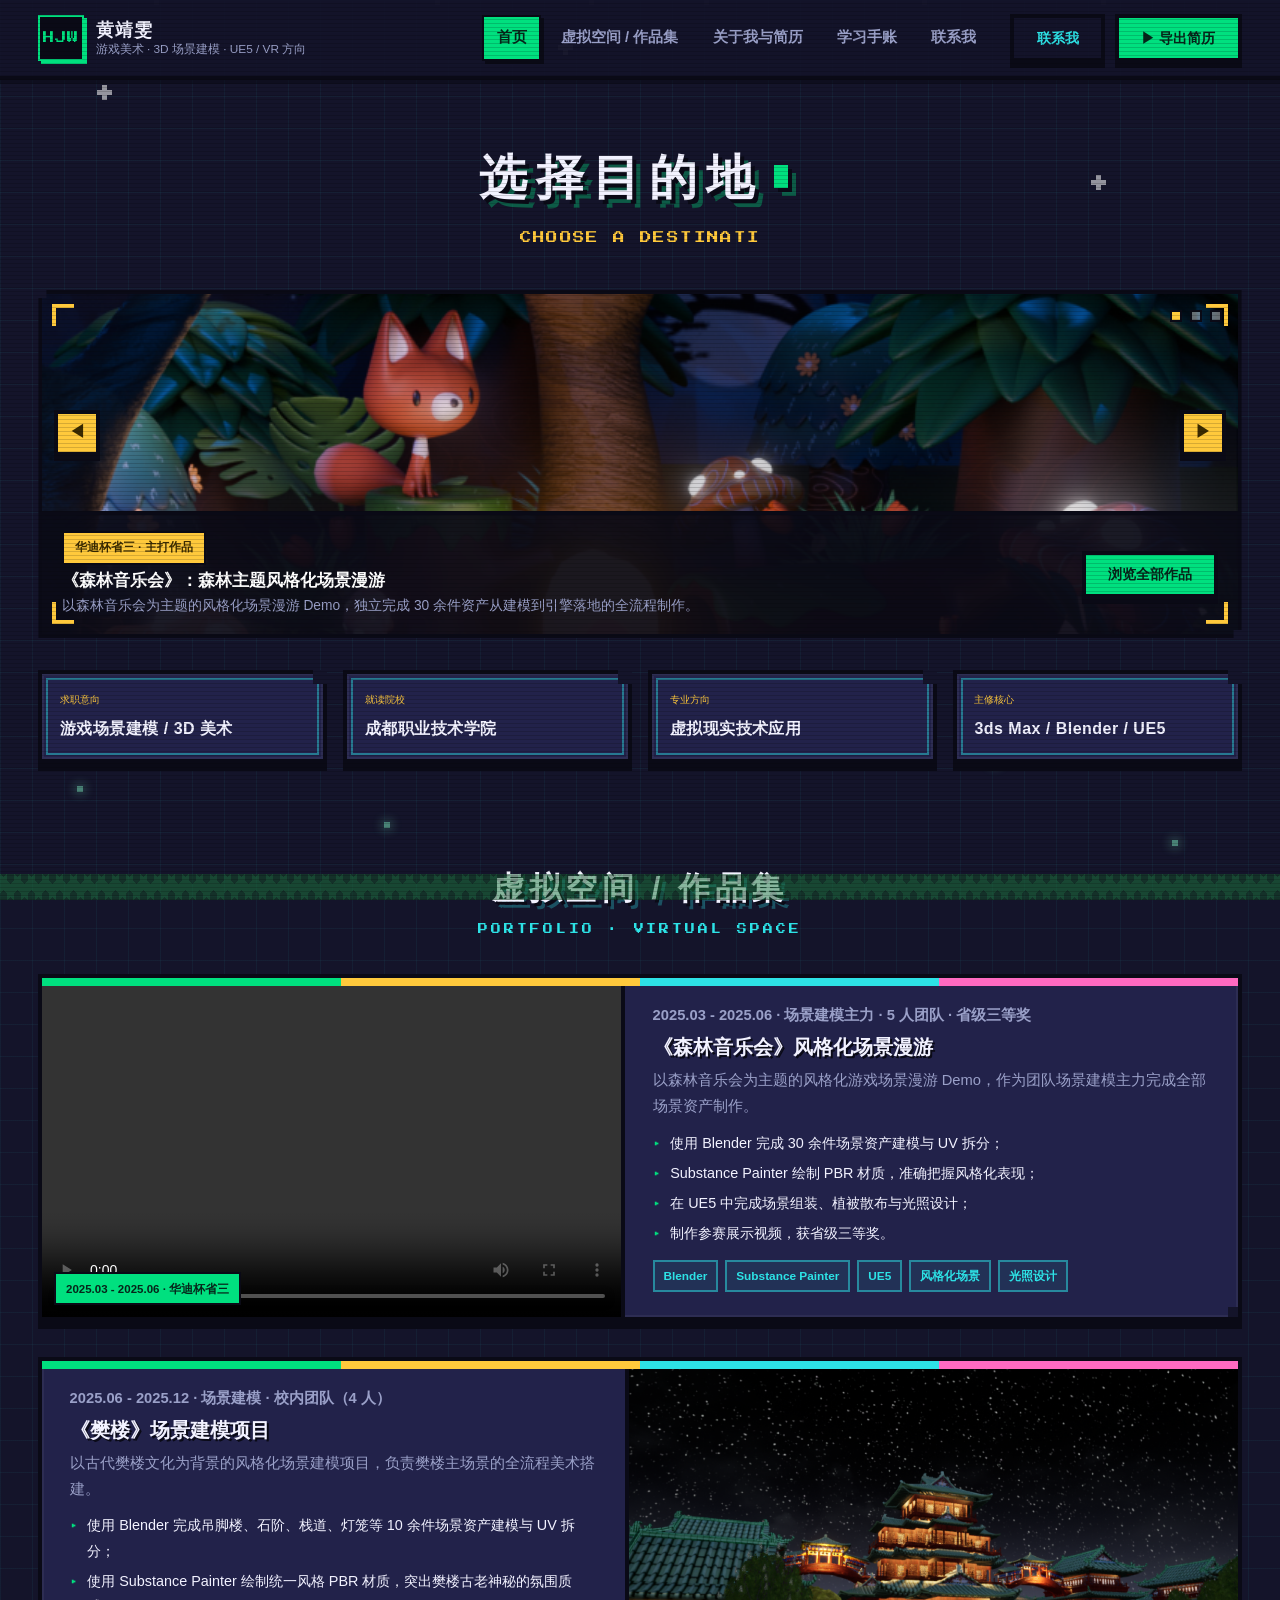
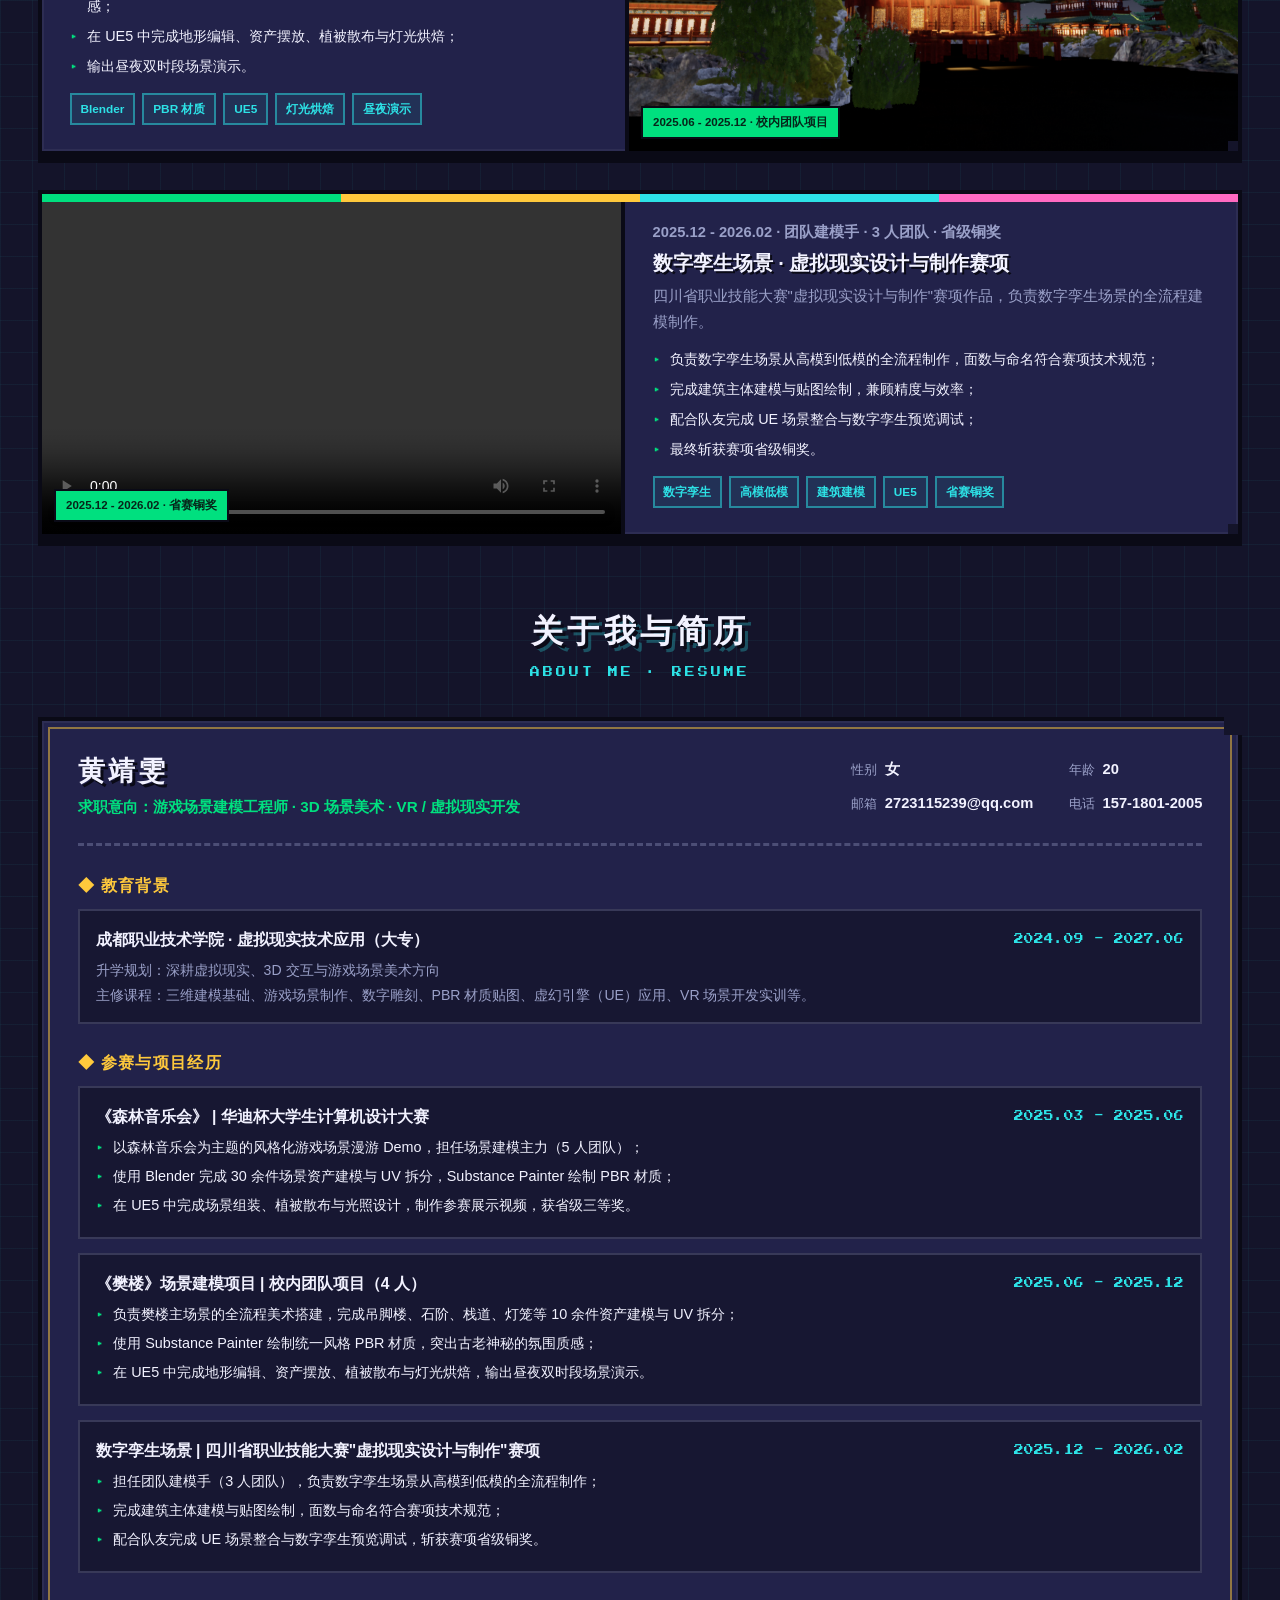
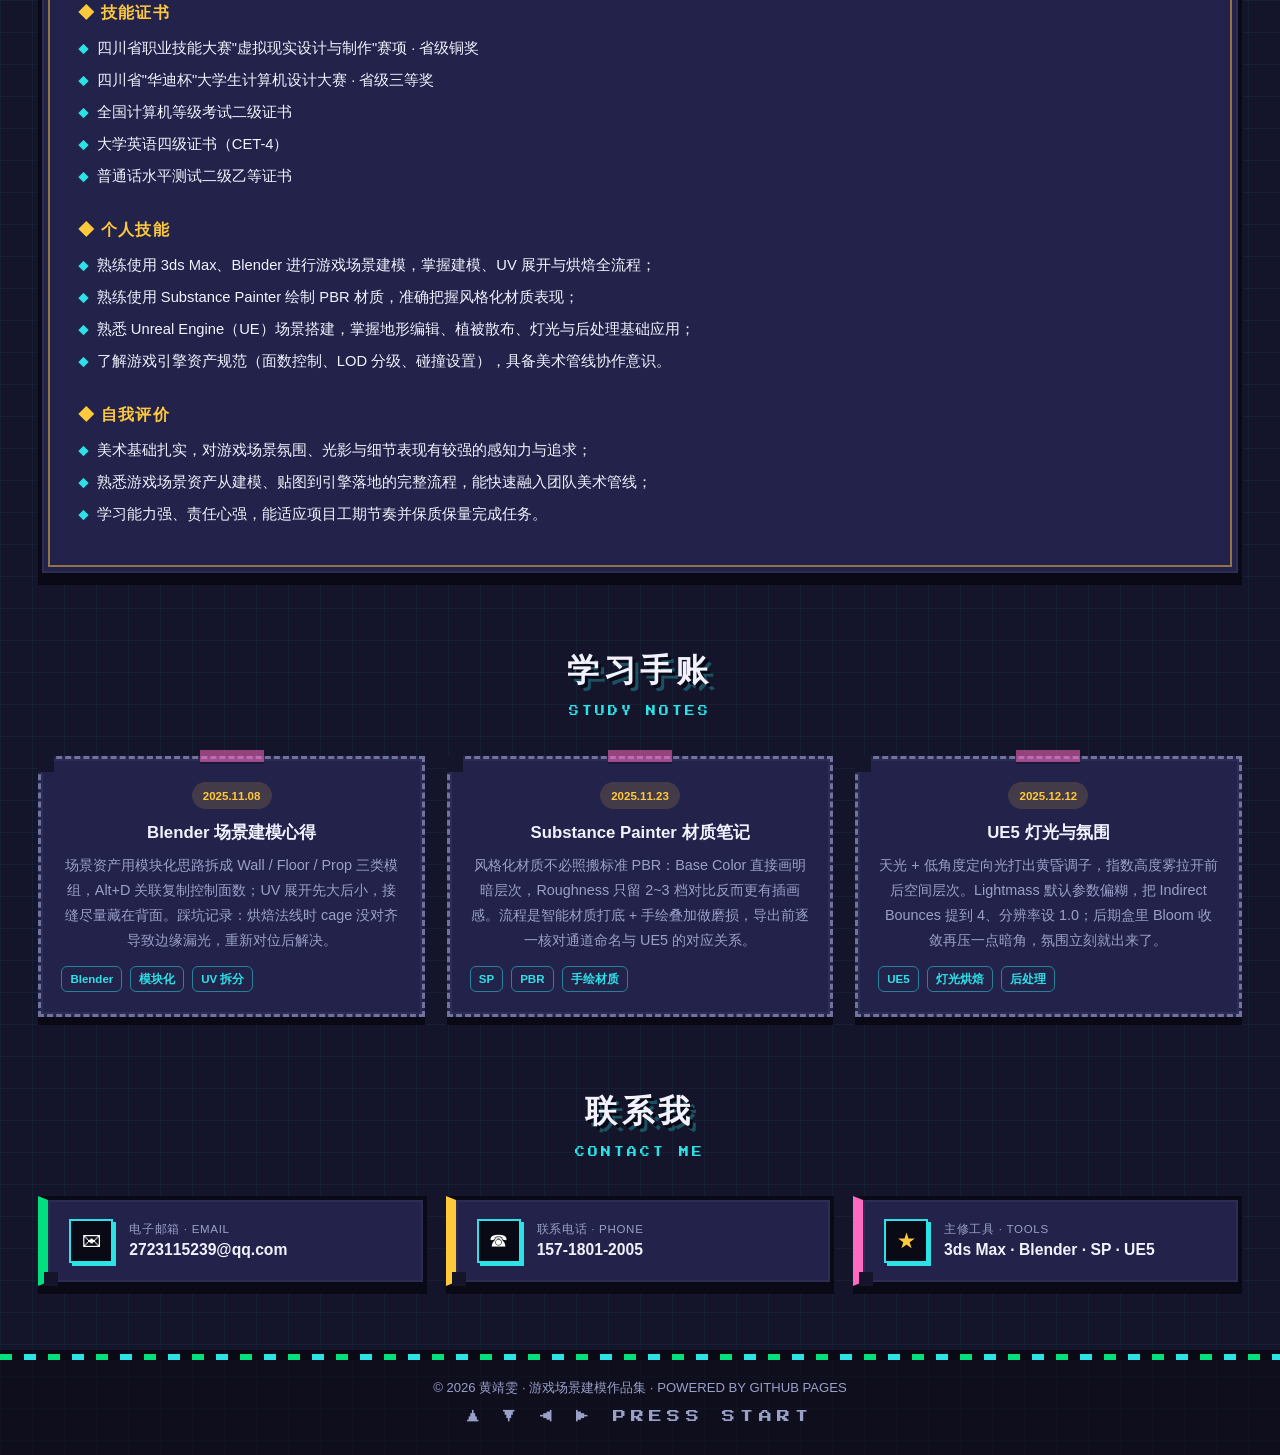
<file: index.html>
<!-- Generated by Trae Work -->
<!DOCTYPE html>
<html lang="zh-CN">
<head>
  <meta charset="UTF-8">
  <meta name="viewport" content="width=device-width, initial-scale=1">
  <title>黄靖雯 | 游戏场景建模 · 3D 场景美术 · UE5 / VR 作品集</title>
  <meta name="description" content="黄靖雯的个人作品集：成都职业技术学院虚拟现实技术应用专业，专注游戏场景建模与 3D 场景美术，熟练使用 Blender、3ds Max、Substance Painter 与 Unreal Engine 5，从建模、材质到引擎落地全流程制作。">
  <meta name="keywords" content="游戏场景建模,3D场景美术,Blender,Substance Painter,UE5,虚拟现实,数字孪生,作品集">
  <meta name="robots" content="index, follow">
  <meta property="og:type" content="website">
  <meta property="og:title" content="黄靖雯 | 游戏场景建模 · 3D 场景美术作品集">
  <meta property="og:description" content="从建模、贴图到引擎落地的完整管线，用像素的心热爱每一个场景。">
  <link rel="icon" href="data:image/svg+xml,%3Csvg xmlns='http://www.w3.org/2000/svg' viewBox='0 0 16 16'%3E%3Crect x='2' y='2' width='5' height='5' fill='%2300E07F'/%3E%3Crect x='9' y='2' width='5' height='5' fill='%23FFC93C'/%3E%3Crect x='2' y='9' width='5' height='5' fill='%232DE2E6'/%3E%3Crect x='9' y='9' width='5' height='5' fill='%23FF6AC1'/%3E%3C/svg%3E">
  <link rel="preconnect" href="https://fonts.googleapis.com">
  <link rel="preconnect" href="https://fonts.gstatic.com" crossorigin>
  <link href="https://fonts.googleapis.com/css2?family=Press+Start+2P&display=swap" rel="stylesheet">
  <style>
/* =========================================================
   黄靖雯 · 游戏场景建模作品集 — 像素电子游戏风格
   设计语言：8-bit 深夜蓝底 × 电光绿/金/青，阶梯像素边框，扫描线 CRT
   ========================================================= */

/* ---------- Tokens ---------- */
:root {
  --bg: #14142a;
  --bg2: #1c1c38;
  --card: #22224a;
  --ink: #f2f2ff;
  --muted: #9aa0c8;
  --pixel-line: #0a0a16;
  --green: #00e07f;
  --gold: #ffc93c;
  --cyan: #2de2e6;
  --pink: #ff6ac1;
  --red: #ff5a5a;
  --px: 4px;
  --font: "PingFang SC", "Hiragino Sans GB", "Microsoft YaHei", sans-serif;
  --font-pixel: "Press Start 2P", "Courier New", monospace;
}

/* ---------- Reset ---------- */
*, *::before, *::after { box-sizing: border-box; margin: 0; padding: 0; }
html { scroll-behavior: smooth; scroll-padding-top: 96px; }
body {
  font-family: var(--font);
  background: var(--bg);
  color: var(--ink);
  line-height: 1.75;
  font-size: 16px;
  overflow-x: hidden;
  background-image:
    linear-gradient(rgba(45,226,230,.05) 1px, transparent 1px),
    linear-gradient(90deg, rgba(45,226,230,.05) 1px, transparent 1px);
  background-size: 32px 32px;
}
img { max-width: 100%; display: block; }
a { color: inherit; text-decoration: none; }
ul, ol { list-style: none; }
button { font-family: inherit; cursor: pointer; border: none; background: none; color: inherit; }
h1, h2, h3, h4 { line-height: 1.3; font-weight: 800; }
::selection { background: var(--green); color: #08131a; }

/* CRT 扫描线 */
.scanlines {
  position: fixed; inset: 0; z-index: 99; pointer-events: none;
  background: repeating-linear-gradient(0deg, rgba(0,0,0,.16) 0 1px, transparent 1px 4px);
  mix-blend-mode: multiply;
}

/* ---------- 像素盒 ---------- */
.pixel-box {
  background: var(--card);
  border: var(--px) solid var(--pixel-line);
  box-shadow: 0 8px 0 var(--pixel-line), inset 0 0 0 2px rgba(255,255,255,.05);
}

/* ---------- 按钮 ---------- */
.btn {
  display: inline-flex; align-items: center; justify-content: center; gap: .5rem;
  padding: .78rem 1.4rem; border-radius: 0;
  font-size: .9rem; font-weight: 800; line-height: 1; white-space: nowrap;
  border: var(--px) solid var(--pixel-line);
  box-shadow: 0 6px 0 var(--pixel-line);
  transition: transform .08s steps(2), box-shadow .08s steps(2);
  user-select: none;
}
.btn:active { transform: translateY(6px); box-shadow: 0 0 0 var(--pixel-line); }
.btn-primary { background: var(--green); color: #06251a; }
.btn-primary:hover { background: #00f28a; }
.btn-line { background: transparent; color: var(--cyan); box-shadow: 0 6px 0 var(--pixel-line); }
.btn-line:hover { background: rgba(45,226,230,.12); }

/* ---------- 页眉 ---------- */
.site-header {
  position: sticky; top: 0; z-index: 50;
  background: rgba(20,20,42,.96);
  border-bottom: var(--px) solid var(--pixel-line);
  box-shadow: 0 4px 0 rgba(10,10,22,.55);
}
.nav-wrap {
  width: min(1240px, 94%); margin: 0 auto;
  display: flex; align-items: center; gap: 1.2rem;
  min-height: 76px; flex-wrap: wrap; padding: .5rem 0;
}
.brand { display: inline-flex; align-items: center; gap: .7rem; }
.avatar {
  display: inline-flex; align-items: center; justify-content: center;
  width: 46px; height: 46px; flex: none;
  background: var(--pixel-line); color: var(--green);
  border: 2px solid var(--green);
  box-shadow: 3px 3px 0 var(--green);
  font-family: var(--font-pixel); font-size: .7rem; letter-spacing: 1px;
}
.brand-text { display: flex; flex-direction: column; line-height: 1.3; }
.brand-text strong { font-size: 1.1rem; letter-spacing: .06em; }
.brand-text small { color: var(--muted); font-size: .74rem; }
.nav-links { display: flex; gap: .3rem; margin-left: auto; }
.nav-links a {
  padding: .5rem .8rem; font-size: .92rem; font-weight: 700; color: var(--muted);
  border: 2px solid transparent;
}
.nav-links a:hover { color: var(--ink); }
.nav-links a.active {
  color: #06251a; background: var(--green);
  border-color: var(--pixel-line);
  box-shadow: 3px 3px 0 var(--pixel-line);
}
.nav-cta { display: flex; gap: .6rem; }
.nav-toggle { display: none; width: 44px; height: 40px; flex-direction: column; justify-content: center; align-items: center; gap: 5px; border: 2px solid var(--muted); }
.nav-toggle span { width: 20px; height: 3px; background: var(--ink); }
.mobile-menu { display: none; flex-direction: column; gap: .5rem; padding: .8rem 4% 1rem; border-top: 2px dashed var(--muted); }
.mobile-menu a { padding: .6rem .2rem; font-weight: 700; border-bottom: 1px dashed rgba(154,160,200,.3); }
.mobile-menu .btn { align-self: flex-start; margin-top: .4rem; }
.mobile-menu.open { display: flex; }

/* ---------- 首页 ---------- */
.hero { width: min(1240px, 94%); margin: 0 auto; padding: 4.2rem 0 3rem; text-align: center; }
.hero-title {
  font-size: clamp(1.8rem, 4.6vw, 3rem); letter-spacing: .18em;
  text-shadow: 4px 4px 0 var(--pixel-line), 8px 8px 0 rgba(0,224,127,.35);
}
.cursor { color: var(--green); animation: blink 1s steps(1) infinite; margin-left: 6px; }
@keyframes blink { 50% { opacity: 0; } }
.hero-sub { margin: 1.1rem 0 2.2rem; color: var(--gold); font-family: var(--font-pixel); font-size: clamp(.58rem, 1.4vw, .72rem); letter-spacing: .12em; line-height: 1.9; min-height: 2.4em; }

/* 轮播 */
.carousel { position: relative; overflow: hidden; text-align: left; }
.slides { display: flex; transition: transform .45s steps(10); }
.slide { min-width: 100%; position: relative; }

/* ---- 轮播图（真实渲染图，固定高度，移动端转 16:9 比例） ---- */
.slide-img { display: block; width: 100%; height: 340px; object-fit: cover; background: #0c0c18; }
@keyframes twinkle { 50% { opacity: .25; } }

/* 轮播文案 */
.caption {
  position: absolute; inset: auto 0 0 0;
  background: rgba(10,10,22,.92); border-top: var(--px) solid var(--pixel-line);
  padding: 1rem 1.2rem; display: flex; align-items: center; justify-content: space-between; gap: 1rem;
}
.caption h3 { font-size: 1.05rem; margin: .3rem 0 .15rem; color: #fff; }
.caption p { color: var(--muted); font-size: .86rem; max-width: 640px; }
.tag { display: inline-block; padding: .3rem .7rem; background: var(--gold); color: #3a2a00; font-size: .74rem; font-weight: 800; border: 2px solid var(--pixel-line); }
.car-btn {
  position: absolute; top: 34%; z-index: 5;
  width: 46px; height: 46px; background: var(--gold); color: #3a2a00;
  border: var(--px) solid var(--pixel-line); box-shadow: 0 5px 0 var(--pixel-line);
  font-size: 1rem; font-weight: 800;
}
.car-btn:active { transform: translateY(5px); box-shadow: none; }
.car-btn.prev { left: 12px; }
.car-btn.next { right: 12px; }
.dots { position: absolute; top: 16px; right: 16px; display: flex; gap: 8px; z-index: 5; }
.dots button { width: 12px; height: 12px; background: rgba(255,255,255,.4); border: 2px solid var(--pixel-line); }
.dots button.on { background: var(--gold); }

/* 信息卡 */
.quick-facts { display: grid; grid-template-columns: repeat(4, 1fr); gap: 1rem; margin-top: 2rem; }
.fact { padding: 1rem 1.1rem; text-align: left; }
.fact small { display: block; color: var(--gold); font-family: var(--font-pixel); font-size: .6rem; margin-bottom: .5rem; }
.fact strong { font-size: 1rem; letter-spacing: .03em; }

/* ---------- 通用区块 ---------- */
.section { width: min(1240px, 94%); margin: 0 auto; padding: 3.6rem 0 1rem; text-align: center; }
.sec-title { font-size: clamp(1.4rem, 3vw, 2rem); letter-spacing: .14em; text-shadow: 3px 3px 0 var(--pixel-line), 6px 6px 0 rgba(45,226,230,.3); }
.sec-sub { margin: .7rem 0 2.2rem; color: var(--cyan); font-family: var(--font-pixel); font-size: .62rem; letter-spacing: .3em; }

/* ---------- 作品集 ---------- */
.work-list { display: flex; flex-direction: column; gap: 2.2rem; text-align: left; }
.work-card { display: grid; grid-template-columns: 1fr 1.05fr; overflow: hidden; }
.work-card.rev .work-media { order: 2; }
.work-media { position: relative; border-right: var(--px) solid var(--pixel-line); }
.work-card.rev .work-media { border-right: none; border-left: var(--px) solid var(--pixel-line); }
.work-badge { position: absolute; left: 12px; bottom: 12px; background: var(--green); color: #06251a; font-size: .72rem; font-weight: 800; padding: .28rem .6rem; border: 2px solid var(--pixel-line); }
.work-body { padding: 1.6rem 1.7rem; }
.work-meta { color: var(--gold); font-size: .8rem; font-weight: 700; margin-bottom: .3rem; }
.work-body h3 { font-size: 1.25rem; margin-bottom: .5rem; text-shadow: 2px 2px 0 var(--pixel-line); }
.work-body > p { color: var(--muted); font-size: .92rem; }
.work-body ul { margin: .7rem 0 .9rem; }
.work-body li { position: relative; padding-left: 1.1rem; font-size: .9rem; color: var(--ink); margin-bottom: .3rem; }
.work-body li::before { content: "▸"; position: absolute; left: 0; color: var(--green); }
.tags { display: flex; flex-wrap: wrap; gap: .45rem; }
.tags span { padding: .22rem .55rem; font-size: .74rem; font-weight: 700; color: var(--cyan); border: 2px solid rgba(45,226,230,.5); background: rgba(45,226,230,.08); }

/* ---------- 简历 ---------- */
.resume-card { text-align: left; padding: 2rem 2.2rem 2.4rem; }
.resume-head { display: flex; flex-wrap: wrap; justify-content: space-between; gap: 1.4rem; padding-bottom: 1.4rem; border-bottom: 3px dashed rgba(154,160,200,.35); }
.resume-name { font-size: 1.7rem; letter-spacing: .12em; text-shadow: 3px 3px 0 var(--pixel-line); }
.resume-intent { color: var(--green); font-weight: 700; margin-top: .4rem; font-size: .95rem; }
.resume-info { display: grid; grid-template-columns: repeat(2, auto); gap: .5rem 2.2rem; align-content: center; }
.resume-info div { display: flex; gap: .5rem; align-items: baseline; }
.resume-info dt { color: var(--muted); font-size: .82rem; flex: none; }
.resume-info dd, .resume-info a { font-weight: 700; font-size: .92rem; }
.resume-info a:hover { color: var(--cyan); }
.r-block { margin-top: 1.8rem; }
.r-block h4 { color: var(--gold); font-size: 1.02rem; letter-spacing: .08em; margin-bottom: .8rem; }
.r-item { padding: .9rem 1rem; background: rgba(10,10,22,.45); border: 2px solid rgba(154,160,200,.25); margin-bottom: .9rem; }
.r-line { display: flex; justify-content: space-between; flex-wrap: wrap; gap: .4rem; margin-bottom: .3rem; }
.r-line strong { font-size: .98rem; }
.r-line time { color: var(--cyan); font-family: var(--font-pixel); font-size: .6rem; align-self: center; }
.r-note { color: var(--muted); font-size: .88rem; }
.r-item ul { margin-top: .2rem; }
.r-item li { position: relative; padding-left: 1.1rem; font-size: .9rem; color: var(--ink); margin-bottom: .25rem; }
.r-item li::before { content: "▸"; position: absolute; left: 0; color: var(--green); }
.r-certs li { position: relative; padding-left: 1.2rem; font-size: .92rem; margin-bottom: .4rem; }
.r-certs li::before { content: "◆"; position: absolute; left: 0; color: var(--cyan); font-size: .7rem; top: .35em; }

/* ---------- 学习手账 ---------- */
.notes-card { border: 3px dashed rgba(45,226,230,.55); background: rgba(45,226,230,.04); padding: 3rem 1.5rem; }
.pixel-book { width: 40px; height: 34px; margin: 0 auto 1.2rem; position: relative; background: var(--pink); border: 3px solid var(--pixel-line); box-shadow: 6px 6px 0 var(--pixel-line); }
.pixel-book i { position: absolute; top: -10px; width: 10px; height: 10px; background: var(--cyan); border: 2px solid var(--pixel-line); }
.pixel-book i:nth-child(1) { left: 2px; background: var(--green); }
.pixel-book i:nth-child(2) { left: 15px; background: var(--gold); }
.pixel-book i:nth-child(3) { left: 28px; background: var(--pink); }
.notes-card h3 { font-size: 1.1rem; margin-bottom: .5rem; }
.notes-card p { color: var(--muted); font-size: .9rem; max-width: 560px; margin: 0 auto; }

/* ---------- 联系我 ---------- */
.contact-grid { display: grid; grid-template-columns: repeat(3, 1fr); gap: 1.2rem; }
.contact-card { position: relative; display: flex; align-items: center; gap: 1rem; padding: 1.2rem 1.3rem; text-align: left; transition: transform .1s steps(2); }
a.contact-card:hover { transform: translate(-2px, -2px); box-shadow: 0 10px 0 var(--pixel-line); }

/* 联系卡复制成功提示 */
.copy-toast { position: absolute; top: 8px; right: 10px; z-index: 6; background: var(--green); color: #06251a; font-size: .68rem; font-weight: 800; padding: .18rem .5rem; border: 2px solid var(--pixel-line); box-shadow: 2px 2px 0 var(--pixel-line); opacity: 0; transform: translateY(-4px); transition: opacity .15s steps(2), transform .15s steps(2); pointer-events: none; }
.copy-toast.show { opacity: 1; transform: translateY(0); }
.c-icon { width: 44px; height: 44px; flex: none; display: inline-flex; align-items: center; justify-content: center; background: var(--pixel-line); color: #fff; font-size: 1.2rem; border: 2px solid var(--cyan); box-shadow: 3px 3px 0 var(--cyan); }
.i-mail::before { content: "✉"; }
.i-phone::before { content: "☎"; }
.i-tools::before { content: "★"; color: var(--gold); }
.c-text { display: flex; flex-direction: column; line-height: 1.5; min-width: 0; }
.c-text small { color: var(--muted); font-size: .72rem; letter-spacing: .06em; }
.c-text strong { font-size: .98rem; word-break: break-all; }

/* ---------- 页脚 ---------- */
.site-footer { margin-top: 3rem; border-top: var(--px) solid var(--pixel-line); background: rgba(10,10,22,.6); padding: 1.4rem 4% 1.6rem; text-align: center; }
.site-footer p { color: var(--muted); font-size: .82rem; }
.foot-keys { margin-top: .4rem; color: var(--gold); font-family: var(--font-pixel); font-size: .55rem; letter-spacing: .4em; animation: twinkle 2.4s steps(2) infinite; }

/* ---------- 响应式 ---------- */
@media (max-width: 980px) {
  .nav-links, .nav-cta { display: none; }
  .nav-toggle { display: flex; }
  .quick-facts { grid-template-columns: repeat(2, 1fr); }
  .work-card { grid-template-columns: 1fr; }
  .work-card.rev .work-media { order: 0; border-left: none; border-bottom: var(--px) solid var(--pixel-line); }
  .work-media { border-right: none; border-bottom: var(--px) solid var(--pixel-line); aspect-ratio: 16 / 9; }
  .contact-grid { grid-template-columns: 1fr; }
  .resume-card { padding: 1.5rem 1.2rem 1.8rem; }
  .resume-info { grid-template-columns: 1fr; }
  .notes-grid { grid-template-columns: 1fr; gap: 16px; }
  .slide-img { height: auto; aspect-ratio: 16 / 9; }
}
@media (max-width: 560px) {
  .quick-facts { grid-template-columns: 1fr; }
  .caption { position: static; flex-direction: column; align-items: flex-start; }
  .hero { padding: 2.4rem 0 1.8rem; }
  .hero-title { letter-spacing: .06em; }
  .sec-title { letter-spacing: .08em; }
  .section { padding: 2.6rem 0 .8rem; }
  .car-btn { top: 24%; }
  .car-btn.prev { left: 8px; }
  .car-btn.next { right: 8px; }
  .r-line time { align-self: flex-start; }
}

/* ---------- 动态背景装饰（纯视觉：z 0 在正文之下，整层禁点击） ---------- */
.bg-fx { position: fixed; inset: 0; z-index: 0; pointer-events: none; overflow: hidden; }
.bg-fx i, .bg-fx div { position: absolute; display: block; }

.bf-cloud { width: 34px; height: 12px; background: rgba(238,247,255,.12); box-shadow: 34px -10px 0 6px rgba(238,247,255,.12), 14px -17px 0 8px rgba(238,247,255,.12); animation: bfdrift linear infinite; }
.bf-cloud.c1 { top: 14%; left: -160px; animation-duration: 55s; }
.bf-cloud.c2 { top: 30%; left: -160px; transform: scale(.65); animation-duration: 78s; animation-delay: -30s; }
.bf-cloud.c3 { top: 6%; left: -160px; transform: scale(1.3); animation-duration: 66s; animation-delay: -48s; }
@keyframes bfdrift { from { left: -160px; } to { left: 105%; } }

.bf-star { width: 5px; height: 5px; background: rgba(255,255,255,.55); box-shadow: 5px 0 0 rgba(255,255,255,.55), -5px 0 0 rgba(255,255,255,.55), 0 5px 0 rgba(255,255,255,.55), 0 -5px 0 rgba(255,255,255,.55); animation: bftw 2.4s steps(2) infinite; }
.bf-star.s1 { top: 10%; left: 8%; }
.bf-star.s2 { top: 20%; right: 14%; animation-delay: .4s; }
.bf-star.s3 { top: 42%; left: 4%; animation-delay: .9s; }
.bf-star.s4 { top: 55%; right: 5%; animation-delay: 1.3s; }
.bf-star.s5 { top: 5%; left: 44%; animation-delay: 1.7s; }
.bf-star.s6 { top: 68%; left: 88%; animation-delay: .7s; }
@keyframes bftw { 50% { opacity: .2; } }

.bf-meteor { top: 3%; right: -80px; width: 64px; height: 3px; background: linear-gradient(270deg, rgba(255,255,255,.85), transparent); transform: rotate(-30deg); opacity: 0; animation: bfshoot 11s linear infinite; animation-delay: 4s; }
@keyframes bfshoot { 0% { opacity: 0; } 1.5% { opacity: 1; } 5% { transform: rotate(-30deg) translateX(-70vw); opacity: 0; } 100% { opacity: 0; } }

.bf-fly { width: 6px; height: 6px; background: #7ef0c2; box-shadow: 0 0 10px 3px rgba(126,240,194,.4); opacity: .5; animation: bffloat 6s ease-in-out infinite alternate, bfglow 2.2s steps(3) infinite; }
.bf-fly.f1 { bottom: 12%; left: 6%; }
.bf-fly.f2 { bottom: 8%; left: 30%; animation-duration: 7.5s, 2.8s; animation-delay: -2s, .5s; }
.bf-fly.f3 { bottom: 15%; right: 22%; animation-duration: 5.4s, 2s; animation-delay: -3.5s, 1s; }
.bf-fly.f4 { bottom: 6%; right: 8%; animation-duration: 8s, 2.6s; animation-delay: -1s, .2s; }
.bf-fly.f5 { bottom: 18%; left: 60%; animation-duration: 6.8s, 2.4s; animation-delay: -4s, .8s; }
@keyframes bffloat { to { transform: translateY(-34px); } }
@keyframes bfglow { 50% { opacity: .15; } }

.bf-mote { width: 5px; height: 5px; background: rgba(200,220,255,.15); animation: bffall linear infinite; }
.bf-mote.m1 { left: 12%; animation-duration: 18s; }
.bf-mote.m2 { left: 34%; animation-duration: 24s; animation-delay: -6s; }
.bf-mote.m3 { left: 55%; animation-duration: 16s; animation-delay: -11s; }
.bf-mote.m4 { left: 72%; animation-duration: 26s; animation-delay: -3s; }
.bf-mote.m5 { left: 86%; animation-duration: 20s; animation-delay: -14s; }
.bf-mote.m6 { left: 46%; animation-duration: 22s; animation-delay: -18s; }
@keyframes bffall { from { top: -4%; } to { top: 104%; } }

.bf-grass { left: 0; right: 0; bottom: 0; height: 26px; background:
  linear-gradient(45deg, transparent 33%, #1c7a3d 33% 66%, transparent 66%) 0 0/14px 100%,
  linear-gradient(-45deg, transparent 33%, #1c7a3d 33% 66%, transparent 66%) 7px 0/14px 100%,
  #144f28; opacity: .5; }

@media (prefers-reduced-motion: reduce) {
  .bg-fx i { animation: none !important; }
}

/* ---------- 作品媒体与学习手账 ---------- */
.work-media video.media-real,
.work-media img.media-real { width: 100%; height: 100%; object-fit: cover; display: block; background: #0c0c18; }

.notes-grid { display: grid; grid-template-columns: repeat(3, 1fr); gap: 22px; }
.note-card { padding: 22px 20px; }
.note-date { display: inline-block; font-size: .72rem; font-weight: 700; color: var(--gold); background: rgba(255,201,60,.15); padding: .22rem .7rem; border-radius: 999px; margin-bottom: .8rem; }
.note-card h3 { font-size: 1.05rem; margin-bottom: .55rem; }
.note-card p { font-size: .9rem; color: var(--muted); }
.note-tags { display: flex; gap: 8px; margin-top: 12px; flex-wrap: wrap; }
.note-tags i { font-style: normal; font-size: .72rem; font-weight: 700; color: var(--cyan); border: 1px solid rgba(45,226,230,.5); border-radius: 6px; padding: .14rem .5rem; }

/* ---------- 板块边框装饰（各板块不同像素边框语言） ---------- */
/* 信息卡：RPG 对话框双层内衬 */
.fact { position: relative; }
.fact::before { content: ""; position: absolute; inset: 4px; border: 2px solid rgba(45,226,230,.45); pointer-events: none; }

/* 轮播：四角金色取景角标 */
.carousel::before {
  content: ""; position: absolute; inset: 10px; z-index: 6; pointer-events: none;
  background:
    linear-gradient(var(--gold), var(--gold)) 0 0 / 22px 4px no-repeat,
    linear-gradient(var(--gold), var(--gold)) 0 0 / 4px 22px no-repeat,
    linear-gradient(var(--gold), var(--gold)) 100% 0 / 22px 4px no-repeat,
    linear-gradient(var(--gold), var(--gold)) 100% 0 / 4px 22px no-repeat,
    linear-gradient(var(--gold), var(--gold)) 0 100% / 22px 4px no-repeat,
    linear-gradient(var(--gold), var(--gold)) 0 100% / 4px 22px no-repeat,
    linear-gradient(var(--gold), var(--gold)) 100% 100% / 22px 4px no-repeat,
    linear-gradient(var(--gold), var(--gold)) 100% 100% / 4px 22px no-repeat;
}

/* 作品卡：顶部四色分段像素条（卡带标签） */
.work-card { position: relative; }
.work-card::before { content: ""; position: absolute; top: 0; left: 0; right: 0; height: 8px; z-index: 3;
  background: linear-gradient(90deg, var(--green) 0 25%, var(--gold) 0 50%, var(--cyan) 0 75%, var(--pink) 0 100%); }

/* 简历卡：证书金色内衬线框 */
.resume-card { position: relative; }
.resume-card::before { content: ""; position: absolute; inset: 6px; border: 2px solid rgba(255,201,60,.5); pointer-events: none; }

/* 手账卡：缝线虚线边 + 顶部像素胶带 */
.note-card { position: relative; border-style: dashed; border-width: 3px; border-color: rgba(154,160,200,.65); }
.note-card::before { content: ""; position: absolute; top: -9px; left: 50%; transform: translateX(-50%); width: 64px; height: 12px; background: rgba(255,106,193,.55); box-shadow: 0 2px 0 rgba(10,10,22,.35); }

/* 联系卡：左侧粗色条区分（绿/金/粉） */
.contact-card:nth-child(1) { border-left: 10px solid var(--green); }
.contact-card:nth-child(2) { border-left: 10px solid var(--gold); }
.contact-card:nth-child(3) { border-left: 10px solid var(--pink); }

/* 页脚：顶部像素条纹 */
.site-footer { position: relative; }
.site-footer::before { content: ""; position: absolute; top: 0; left: 0; right: 0; height: 6px;
  background: repeating-linear-gradient(90deg, var(--green) 0 12px, var(--pixel-line) 12px 24px, var(--cyan) 24px 36px, var(--pixel-line) 36px 48px); }

/* 板块缺角形状（页面背景色块盖角，像素 UI 开口） */
.fact::after { content: ""; position: absolute; top: -4px; right: -4px; width: 14px; height: 14px; background: var(--bg); }
.carousel { clip-path: polygon(8px 0, 100% 0, 100% calc(100% - 8px), calc(100% - 8px) calc(100% - 8px), calc(100% - 8px) 100%, 0 100%, 0 8px, 8px 8px); filter: drop-shadow(0 8px 0 var(--pixel-line)); }
.work-card::after { content: ""; position: absolute; right: -4px; bottom: -4px; width: 14px; height: 14px; background: var(--bg); }
.resume-card::after { content: ""; position: absolute; top: -4px; right: -4px; width: 18px; height: 18px; background: var(--bg); }
.note-card::after { content: ""; position: absolute; top: -3px; left: -3px; width: 16px; height: 16px; background: var(--bg); }
.contact-card::after { content: ""; position: absolute; left: -4px; bottom: -4px; width: 14px; height: 14px; background: var(--bg); }
.notes-card { clip-path: polygon(8px 0, calc(100% - 8px) 0, calc(100% - 8px) 8px, 100% 8px, 100% calc(100% - 8px), calc(100% - 8px) calc(100% - 8px), calc(100% - 8px) 100%, 8px 100%, 8px calc(100% - 8px), 0 calc(100% - 8px), 0 8px, 8px 8px); }

/* ---------- 打印（导出简历） ---------- */
@media print {
  body { background: #fff; color: #111; background-image: none; }
  .scanlines, .bg-fx, .site-header, .mobile-menu, .car-btn, .dots, .site-footer, .nav-cta { display: none !important; }
  .slide-img, .work-media { display: none; }
  .pixel-box, .r-item { box-shadow: none; border-color: #999; background: #fff; }
  .resume-card { border: 2px solid #333; }
  .sec-title, .resume-name { text-shadow: none; color: #000; }
  .r-line time, .resume-intent, .r-block h4 { color: #005a2f; }
  .work-body li::before, .r-item li::before { color: #005a2f; }
  .work-list { display: block; }
  .work-card { page-break-inside: avoid; margin-bottom: 14px; }
  .work-body h3 { color: #000; }
  .fact::before, .carousel::before, .work-card::before, .resume-card::before, .note-card::before { display: none !important; }
  .fact::after, .work-card::after, .resume-card::after, .note-card::after, .contact-card::after { display: none !important; }
  .carousel, .notes-card { clip-path: none; filter: none; }
  .note-card { border: 2px solid #999; }
}

  </style>
</head>
<body>
  <div class="scanlines" aria-hidden="true"></div>

  <!-- ===== 动态背景装饰（纯视觉，不响应点击，不遮挡内容） ===== -->
  <div class="bg-fx" aria-hidden="true">
    <i class="bf-cloud c1"></i><i class="bf-cloud c2"></i><i class="bf-cloud c3"></i>
    <i class="bf-star s1"></i><i class="bf-star s2"></i><i class="bf-star s3"></i>
    <i class="bf-star s4"></i><i class="bf-star s5"></i><i class="bf-star s6"></i>
    <i class="bf-meteor"></i>
    <i class="bf-fly f1"></i><i class="bf-fly f2"></i><i class="bf-fly f3"></i>
    <i class="bf-fly f4"></i><i class="bf-fly f5"></i>
    <i class="bf-mote m1"></i><i class="bf-mote m2"></i><i class="bf-mote m3"></i>
    <i class="bf-mote m4"></i><i class="bf-mote m5"></i><i class="bf-mote m6"></i>
    <div class="bf-grass"></div>
  </div>

  <!-- ===== 页眉 ===== -->
  <header class="site-header">
    <div class="nav-wrap">
      <a class="brand" href="#home">
        <span class="avatar" aria-hidden="true">HJW</span>
        <span class="brand-text"><strong>黄靖雯</strong><small>游戏美术 · 3D 场景建模 · UE5 / VR 方向</small></span>
      </a>
      <nav class="nav-links" aria-label="主导航">
        <a href="#home" class="active">首页</a>
        <a href="#portfolio">虚拟空间 / 作品集</a>
        <a href="#about">关于我与简历</a>
        <a href="#notes">学习手账</a>
        <a href="#contact">联系我</a>
      </nav>
      <div class="nav-cta">
        <a class="btn btn-line" href="#contact">联系我</a>
        <a class="btn btn-primary" id="btnResume" href="assets/resume.docx" download="黄靖雯-个人简历.docx">▶ 导出简历</a>
      </div>
      <button class="nav-toggle" id="navToggle" type="button" aria-label="打开菜单" aria-expanded="false" aria-controls="mobileMenu">
        <span></span><span></span><span></span>
      </button>
    </div>
    <div class="mobile-menu" id="mobileMenu">
      <a href="#home">首页</a>
      <a href="#portfolio">虚拟空间 / 作品集</a>
      <a href="#about">关于我与简历</a>
      <a href="#notes">学习手账</a>
      <a href="#contact">联系我</a>
      <a class="btn btn-primary" href="assets/resume.docx" download="黄靖雯-个人简历.docx">▶ 导出简历</a>
    </div>
  </header>

  <main>
    <!-- ===== 首页 ===== -->
    <section id="home" class="hero">
      <h1 class="hero-title">选择目的地<span class="cursor" aria-hidden="true">▮</span></h1>
      <p class="hero-sub"><span id="typing">CHOOSE A DESTINATION · 成都职业技术学院 · 虚拟现实技术应用</span></p>

      <div class="carousel pixel-box" id="carousel" aria-label="作品轮播">
        <div class="slides" id="slides">
          <!-- 场景 1：森林音乐会 -->
          <article class="slide">
            <img class="slide-img" src="assets/media/carousel-forest.png" alt="《森林音乐会》场景渲染：夜晚森林中的小狐狸、树桩与发光蘑菇" loading="eager">
            <div class="caption">
              <div>
                <span class="tag">华迪杯省三 · 主打作品</span>
                <h3>《森林音乐会》：森林主题风格化场景漫游</h3>
                <p>以森林音乐会为主题的风格化场景漫游 Demo，独立完成 30 余件资产从建模到引擎落地的全流程制作。</p>
              </div>
              <a class="btn btn-primary" href="#portfolio">浏览全部作品</a>
            </div>
          </article>
          <!-- 场景 2：樊楼 -->
          <article class="slide">
            <img class="slide-img" src="assets/media/carousel-fanlou.png" alt="《樊楼》场景渲染：古代楼阁与灯笼夜景" loading="lazy">
            <div class="caption">
              <div>
                <span class="tag">校内团队项目 · 场景建模</span>
                <h3>《樊楼》场景建模：古代楼阁全流程美术</h3>
                <p>以古代樊楼文化为背景，完成主场景 10 余件资产建模、统一风格 PBR 材质与 UE5 昼夜双时段灯光演示。</p>
              </div>
              <a class="btn btn-primary" href="#portfolio">浏览全部作品</a>
            </div>
          </article>
          <!-- 场景 3：数字孪生 -->
          <article class="slide">
            <img class="slide-img" src="assets/media/carousel-twin.png" alt="数字孪生场景渲染：山林雾气中的模块化黄色建筑" loading="lazy">
            <div class="caption">
              <div>
                <span class="tag">省职业技能大赛 · 铜奖</span>
                <h3>数字孪生场景：虚拟现实设计与制作赛项</h3>
                <p>负责数字孪生场景从高模到低模的全流程制作，配合完成 UE 场景整合与预览调试，斩获省级铜奖。</p>
              </div>
              <a class="btn btn-primary" href="#portfolio">浏览全部作品</a>
            </div>
          </article>
        </div>
        <button class="car-btn prev" id="carPrev" type="button" aria-label="上一个">◀</button>
        <button class="car-btn next" id="carNext" type="button" aria-label="下一个">▶</button>
        <div class="dots" id="carDots"></div>
      </div>

      <div class="quick-facts">
        <div class="fact pixel-box"><small>求职意向</small><strong>游戏场景建模 / 3D 美术</strong></div>
        <div class="fact pixel-box"><small>就读院校</small><strong>成都职业技术学院</strong></div>
        <div class="fact pixel-box"><small>专业方向</small><strong>虚拟现实技术应用</strong></div>
        <div class="fact pixel-box"><small>主修核心</small><strong>3ds Max / Blender / UE5</strong></div>
      </div>
    </section>

    <!-- ===== 作品集 ===== -->
    <section id="portfolio" class="section">
      <h2 class="sec-title">虚拟空间 / 作品集</h2>
      <p class="sec-sub">PORTFOLIO · VIRTUAL SPACE</p>

      <div class="work-list">
        <article class="work-card pixel-box">
          <div class="work-media">
            <video class="media-real" controls preload="metadata" src="assets/media/forest-concert.mp4?v=2"></video>
            <span class="work-badge">2025.03 - 2025.06 · 华迪杯省三</span>
          </div>
          <div class="work-body">
            <p class="work-meta">2025.03 - 2025.06 · 场景建模主力 · 5 人团队 · 省级三等奖</p>
            <h3>《森林音乐会》风格化场景漫游</h3>
            <p>以森林音乐会为主题的风格化游戏场景漫游 Demo，作为团队场景建模主力完成全部场景资产制作。</p>
            <ul>
              <li>使用 Blender 完成 30 余件场景资产建模与 UV 拆分；</li>
              <li>Substance Painter 绘制 PBR 材质，准确把握风格化表现；</li>
              <li>在 UE5 中完成场景组装、植被散布与光照设计；</li>
              <li>制作参赛展示视频，获省级三等奖。</li>
            </ul>
            <div class="tags"><span>Blender</span><span>Substance Painter</span><span>UE5</span><span>风格化场景</span><span>光照设计</span></div>
          </div>
        </article>

        <article class="work-card rev pixel-box">
          <div class="work-media">
            <img class="media-real" src="assets/media/fanlou.png" alt="《樊楼》场景渲染效果图：古代楼阁与灯笼夜景" loading="lazy">
            <span class="work-badge">2025.06 - 2025.12 · 校内团队项目</span>
          </div>
          <div class="work-body">
            <p class="work-meta">2025.06 - 2025.12 · 场景建模 · 校内团队（4 人）</p>
            <h3>《樊楼》场景建模项目</h3>
            <p>以古代樊楼文化为背景的风格化场景建模项目，负责樊楼主场景的全流程美术搭建。</p>
            <ul>
              <li>使用 Blender 完成吊脚楼、石阶、栈道、灯笼等 10 余件场景资产建模与 UV 拆分；</li>
              <li>使用 Substance Painter 绘制统一风格 PBR 材质，突出樊楼古老神秘的氛围质感；</li>
              <li>在 UE5 中完成地形编辑、资产摆放、植被散布与灯光烘焙；</li>
              <li>输出昼夜双时段场景演示。</li>
            </ul>
            <div class="tags"><span>Blender</span><span>PBR 材质</span><span>UE5</span><span>灯光烘焙</span><span>昼夜演示</span></div>
          </div>
        </article>

        <article class="work-card pixel-box">
          <div class="work-media">
            <video class="media-real" controls preload="metadata" src="assets/media/house-twin.mp4"></video>
            <span class="work-badge">2025.12 - 2026.02 · 省赛铜奖</span>
          </div>
          <div class="work-body">
            <p class="work-meta">2025.12 - 2026.02 · 团队建模手 · 3 人团队 · 省级铜奖</p>
            <h3>数字孪生场景 · 虚拟现实设计与制作赛项</h3>
            <p>四川省职业技能大赛"虚拟现实设计与制作"赛项作品，负责数字孪生场景的全流程建模制作。</p>
            <ul>
              <li>负责数字孪生场景从高模到低模的全流程制作，面数与命名符合赛项技术规范；</li>
              <li>完成建筑主体建模与贴图绘制，兼顾精度与效率；</li>
              <li>配合队友完成 UE 场景整合与数字孪生预览调试；</li>
              <li>最终斩获赛项省级铜奖。</li>
            </ul>
            <div class="tags"><span>数字孪生</span><span>高模低模</span><span>建筑建模</span><span>UE5</span><span>省赛铜奖</span></div>
          </div>
        </article>
      </div>
    </section>

    <!-- ===== 关于我与简历 ===== -->
    <section id="about" class="section">
      <h2 class="sec-title">关于我与简历</h2>
      <p class="sec-sub">ABOUT ME · RESUME</p>

      <div class="resume-card pixel-box">
        <div class="resume-head">
          <div>
            <h3 class="resume-name">黄靖雯</h3>
            <p class="resume-intent">求职意向：游戏场景建模工程师 · 3D 场景美术 · VR / 虚拟现实开发</p>
          </div>
          <dl class="resume-info">
            <div><dt>性别</dt><dd>女</dd></div>
            <div><dt>年龄</dt><dd>20</dd></div>
            <div><dt>邮箱</dt><dd><a href="mailto:2723115239@qq.com">2723115239@qq.com</a></dd></div>
            <div><dt>电话</dt><dd><a href="tel:15718012005">157-1801-2005</a></dd></div>
          </dl>
        </div>

        <div class="r-block">
          <h4>◆ 教育背景</h4>
          <div class="r-item">
            <div class="r-line"><strong>成都职业技术学院 · 虚拟现实技术应用（大专）</strong><time>2024.09 - 2027.06</time></div>
            <p class="r-note">升学规划：深耕虚拟现实、3D 交互与游戏场景美术方向</p>
            <p class="r-note">主修课程：三维建模基础、游戏场景制作、数字雕刻、PBR 材质贴图、虚幻引擎（UE）应用、VR 场景开发实训等。</p>
          </div>
        </div>

        <div class="r-block">
          <h4>◆ 参赛与项目经历</h4>
          <div class="r-item">
            <div class="r-line"><strong>《森林音乐会》 | 华迪杯大学生计算机设计大赛</strong><time>2025.03 - 2025.06</time></div>
            <ul>
              <li>以森林音乐会为主题的风格化游戏场景漫游 Demo，担任场景建模主力（5 人团队）；</li>
              <li>使用 Blender 完成 30 余件场景资产建模与 UV 拆分，Substance Painter 绘制 PBR 材质；</li>
              <li>在 UE5 中完成场景组装、植被散布与光照设计，制作参赛展示视频，获省级三等奖。</li>
            </ul>
          </div>
          <div class="r-item">
            <div class="r-line"><strong>《樊楼》场景建模项目 | 校内团队项目（4 人）</strong><time>2025.06 - 2025.12</time></div>
            <ul>
              <li>负责樊楼主场景的全流程美术搭建，完成吊脚楼、石阶、栈道、灯笼等 10 余件资产建模与 UV 拆分；</li>
              <li>使用 Substance Painter 绘制统一风格 PBR 材质，突出古老神秘的氛围质感；</li>
              <li>在 UE5 中完成地形编辑、资产摆放、植被散布与灯光烘焙，输出昼夜双时段场景演示。</li>
            </ul>
          </div>
          <div class="r-item">
            <div class="r-line"><strong>数字孪生场景 | 四川省职业技能大赛"虚拟现实设计与制作"赛项</strong><time>2025.12 - 2026.02</time></div>
            <ul>
              <li>担任团队建模手（3 人团队），负责数字孪生场景从高模到低模的全流程制作；</li>
              <li>完成建筑主体建模与贴图绘制，面数与命名符合赛项技术规范；</li>
              <li>配合队友完成 UE 场景整合与数字孪生预览调试，斩获赛项省级铜奖。</li>
            </ul>
          </div>
        </div>

        <div class="r-block">
          <h4>◆ 技能证书</h4>
          <ul class="r-certs">
            <li>四川省职业技能大赛"虚拟现实设计与制作"赛项 · 省级铜奖</li>
            <li>四川省"华迪杯"大学生计算机设计大赛 · 省级三等奖</li>
            <li>全国计算机等级考试二级证书</li>
            <li>大学英语四级证书（CET-4）</li>
            <li>普通话水平测试二级乙等证书</li>
          </ul>
        </div>

        <div class="r-block">
          <h4>◆ 个人技能</h4>
          <ul class="r-certs">
            <li>熟练使用 3ds Max、Blender 进行游戏场景建模，掌握建模、UV 展开与烘焙全流程；</li>
            <li>熟练使用 Substance Painter 绘制 PBR 材质，准确把握风格化材质表现；</li>
            <li>熟悉 Unreal Engine（UE）场景搭建，掌握地形编辑、植被散布、灯光与后处理基础应用；</li>
            <li>了解游戏引擎资产规范（面数控制、LOD 分级、碰撞设置），具备美术管线协作意识。</li>
          </ul>
        </div>

        <div class="r-block">
          <h4>◆ 自我评价</h4>
          <ul class="r-certs">
            <li>美术基础扎实，对游戏场景氛围、光影与细节表现有较强的感知力与追求；</li>
            <li>熟悉游戏场景资产从建模、贴图到引擎落地的完整流程，能快速融入团队美术管线；</li>
            <li>学习能力强、责任心强，能适应项目工期节奏并保质保量完成任务。</li>
          </ul>
        </div>
      </div>
    </section>

    <!-- ===== 学习手账 ===== -->
    <section id="notes" class="section">
      <h2 class="sec-title">学习手账</h2>
      <p class="sec-sub">STUDY NOTES</p>
      <div class="notes-grid">
        <article class="note-card pixel-box">
          <span class="note-date">2025.11.08</span>
          <h3>Blender 场景建模心得</h3>
          <p>场景资产用模块化思路拆成 Wall / Floor / Prop 三类模组，Alt+D 关联复制控制面数；UV 展开先大后小，接缝尽量藏在背面。踩坑记录：烘焙法线时 cage 没对齐导致边缘漏光，重新对位后解决。</p>
          <div class="note-tags"><i>Blender</i><i>模块化</i><i>UV 拆分</i></div>
        </article>
        <article class="note-card pixel-box">
          <span class="note-date">2025.11.23</span>
          <h3>Substance Painter 材质笔记</h3>
          <p>风格化材质不必照搬标准 PBR：Base Color 直接画明暗层次，Roughness 只留 2~3 档对比反而更有插画感。流程是智能材质打底 + 手绘叠加做磨损，导出前逐一核对通道命名与 UE5 的对应关系。</p>
          <div class="note-tags"><i>SP</i><i>PBR</i><i>手绘材质</i></div>
        </article>
        <article class="note-card pixel-box">
          <span class="note-date">2025.12.12</span>
          <h3>UE5 灯光与氛围</h3>
          <p>天光 + 低角度定向光打出黄昏调子，指数高度雾拉开前后空间层次。Lightmass 默认参数偏糊，把 Indirect Bounces 提到 4、分辨率设 1.0；后期盒里 Bloom 收敛再压一点暗角，氛围立刻就出来了。</p>
          <div class="note-tags"><i>UE5</i><i>灯光烘焙</i><i>后处理</i></div>
        </article>
      </div>
    </section>

    <!-- ===== 联系我 ===== -->
    <section id="contact" class="section">
      <h2 class="sec-title">联系我</h2>
      <p class="sec-sub">CONTACT ME</p>
      <div class="contact-grid">
        <a class="contact-card pixel-box" href="mailto:2723115239@qq.com" data-copy="2723115239@qq.com">
          <span class="c-icon i-mail" aria-hidden="true"></span>
          <span class="c-text"><small>电子邮箱 · EMAIL</small><strong>2723115239@qq.com</strong></span>
        </a>
        <a class="contact-card pixel-box" href="tel:15718012005" data-copy="15718012005">
          <span class="c-icon i-phone" aria-hidden="true"></span>
          <span class="c-text"><small>联系电话 · PHONE</small><strong>157-1801-2005</strong></span>
        </a>
        <div class="contact-card pixel-box">
          <span class="c-icon i-tools" aria-hidden="true"></span>
          <span class="c-text"><small>主修工具 · TOOLS</small><strong>3ds Max · Blender · SP · UE5</strong></span>
        </div>
      </div>
    </section>
  </main>

  <footer class="site-footer">
    <p>© 2026 黄靖雯 · 游戏场景建模作品集 · POWERED BY GITHUB PAGES</p>
    <p class="foot-keys" aria-hidden="true">▲ ▼ ◀ ▶ PRESS START</p>
  </footer>

  <script src="main.js?v=3"></script>
</body>
</html>
</file>
